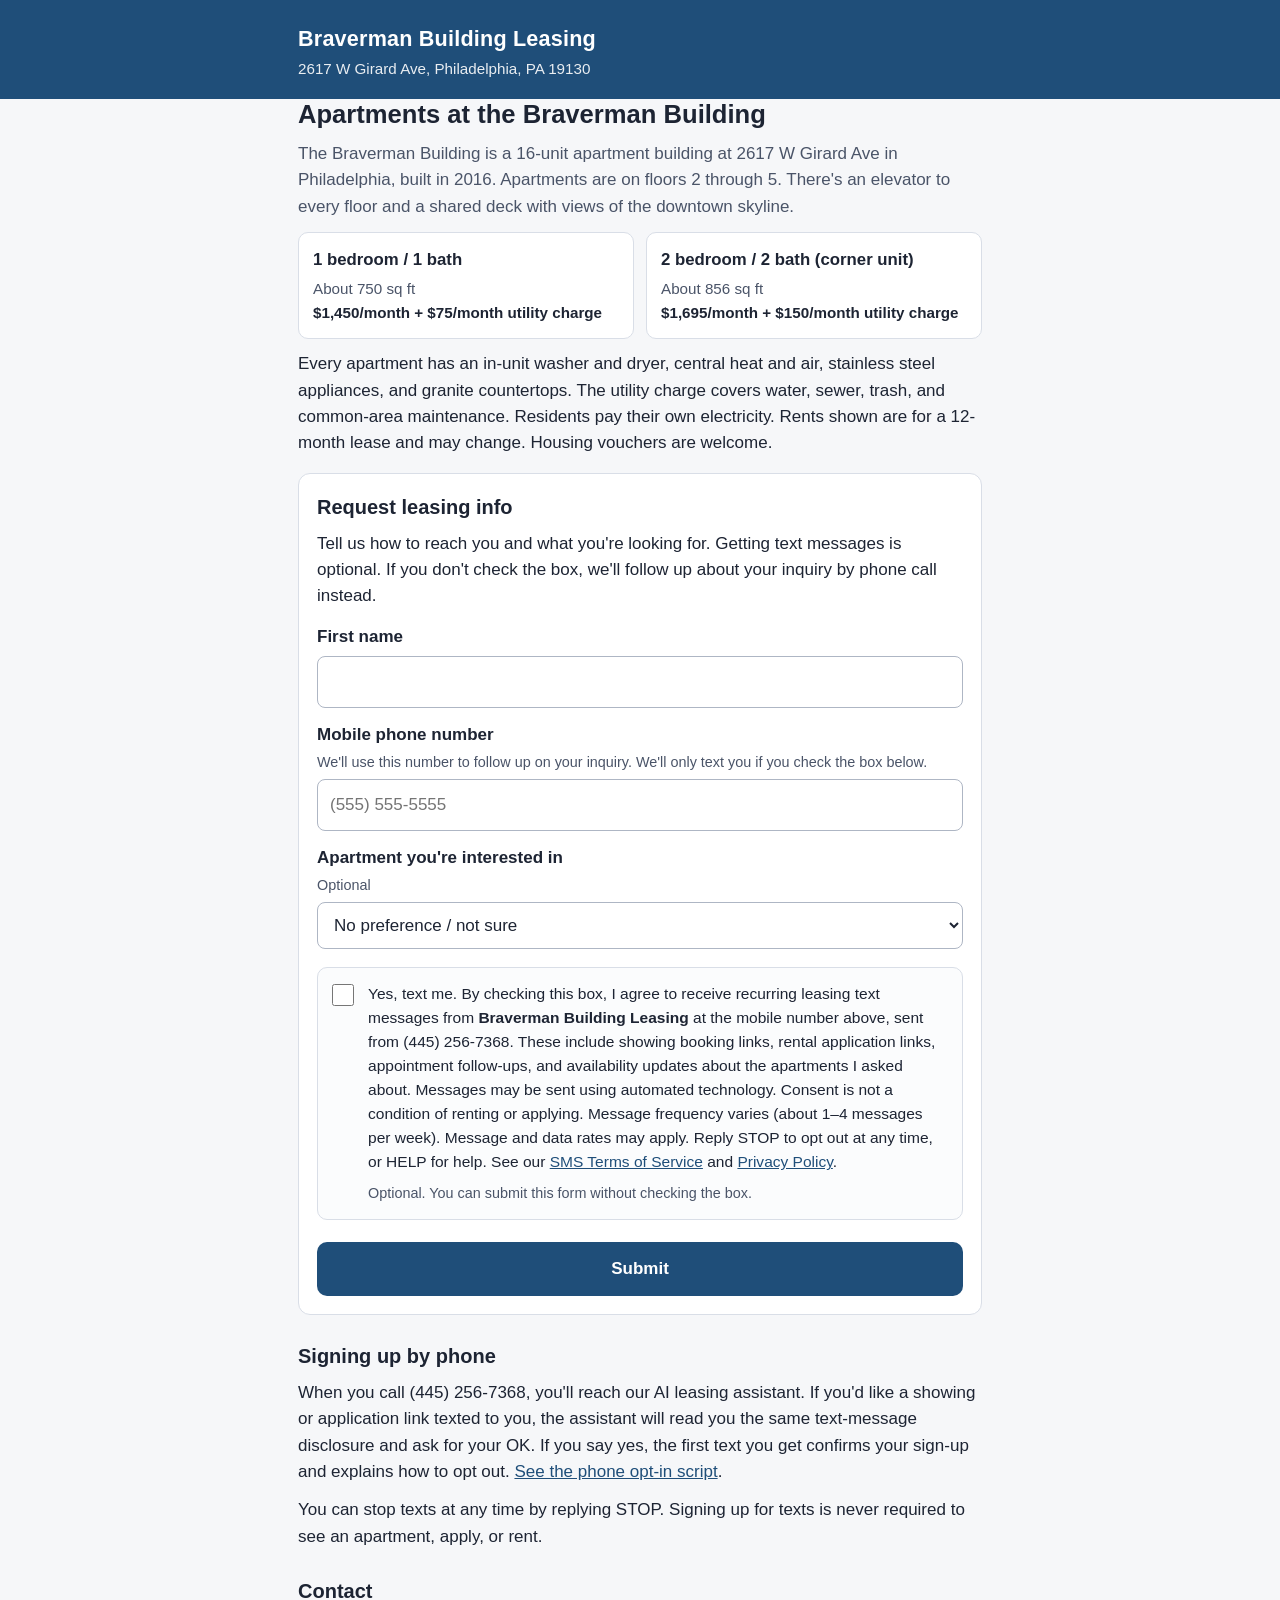
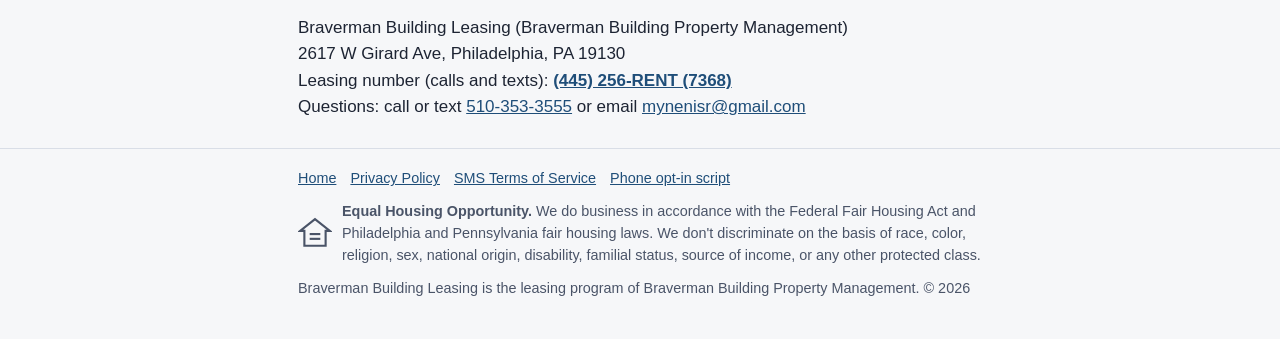
<file: index.html>
<!DOCTYPE html>
<html lang="en">
<head>
  <meta charset="utf-8">
  <meta name="viewport" content="width=device-width, initial-scale=1">
  <title>Braverman Building Leasing | Apartments at 2617 W Girard Ave, Philadelphia | Text Updates</title>
  <meta name="description" content="Braverman Building Leasing: 1- and 2-bedroom apartments at 2617 W Girard Ave, Philadelphia, PA 19130. Request leasing info and optionally sign up for leasing text messages.">
  <link rel="stylesheet" href="styles.css">
</head>
<body>
  <header class="site">
    <div class="wrap">
      <p class="brand"><a href="./">Braverman Building Leasing</a></p>
      <p class="tag">2617 W Girard Ave, Philadelphia, PA 19130</p>
    </div>
  </header>

  <main class="wrap">
    <h1>Apartments at the Braverman Building</h1>
    <p class="lead">The Braverman Building is a 16-unit apartment building at 2617 W Girard Ave in Philadelphia, built in 2016. Apartments are on floors 2 through 5. There's an elevator to every floor and a shared deck with views of the downtown skyline.</p>

    <div class="units">
      <div class="unit">
        <h3>1 bedroom / 1 bath</h3>
        <p>About 750 sq ft</p>
        <p class="price">$1,450/month + $75/month utility charge</p>
      </div>
      <div class="unit">
        <h3>2 bedroom / 2 bath (corner unit)</h3>
        <p>About 856 sq ft</p>
        <p class="price">$1,695/month + $150/month utility charge</p>
      </div>
    </div>
    <p>Every apartment has an in-unit washer and dryer, central heat and air, stainless steel appliances, and granite countertops. The utility charge covers water, sewer, trash, and common-area maintenance. Residents pay their own electricity. Rents shown are for a 12-month lease and may change. Housing vouchers are welcome.</p>

    <section class="card" aria-labelledby="form-title">
      <h2 id="form-title" style="margin-top:0">Request leasing info</h2>
      <p>Tell us how to reach you and what you're looking for. Getting text messages is optional. If you don't check the box, we'll follow up about your inquiry by phone call instead.</p>

      <!--
        FORM SUBMISSION: script.js sends this form to FORM_ENDPOINT (see the top of script.js).
        The action attribute below is only a no-JavaScript fallback.
      -->
      <form id="optin-form" action="https://formsubmit.co/mynenisr@gmail.com" method="POST" novalidate>
        <div class="hp" aria-hidden="true">
          <label for="company">Leave this field empty</label>
          <input type="text" id="company" name="_honey" tabindex="-1" autocomplete="off">
        </div>
        <input type="hidden" name="_subject" value="Braverman Building Leasing: new web inquiry">
        <input type="hidden" name="_template" value="table">
        <input type="hidden" name="form_version" value="optin-v1 (2026-10-07)">

        <label for="first_name">First name</label>
        <input type="text" id="first_name" name="first_name" autocomplete="given-name" maxlength="60" required>
        <div class="field-error hidden" id="first_name_error">Please enter your first name.</div>

        <label for="phone">Mobile phone number
          <span class="hint">We'll use this number to follow up on your inquiry. We'll only text you if you check the box below.</span>
        </label>
        <input type="tel" id="phone" name="phone" autocomplete="tel-national" inputmode="tel" placeholder="(555) 555-5555" maxlength="20" required>
        <div class="field-error hidden" id="phone_error">Please enter a 10-digit US phone number.</div>

        <label for="unit_interest">Apartment you're interested in <span class="hint">Optional</span></label>
        <select id="unit_interest" name="unit_interest">
          <option value="">No preference / not sure</option>
          <option value="1BR">1 bedroom / 1 bath</option>
          <option value="2BR">2 bedroom / 2 bath</option>
          <option value="Both">Both</option>
        </select>

        <div class="consent">
          <label for="sms_consent">
            <input type="checkbox" id="sms_consent" name="sms_consent" value="YES">
            <span id="consent_text">Yes, text me. By checking this box, I agree to receive recurring leasing text messages from <strong>Braverman Building Leasing</strong> at the mobile number above, sent from (445) 256-7368. These include showing booking links, rental application links, appointment follow-ups, and availability updates about the apartments I asked about. Messages may be sent using automated technology. Consent is not a condition of renting or applying. Message frequency varies (about 1&ndash;4 messages per week). Message and data rates may apply. Reply STOP to opt out at any time, or HELP for help. See our <a href="terms.html">SMS Terms of Service</a> and <a href="privacy.html">Privacy Policy</a>.</span>
          </label>
          <span class="optional">Optional. You can submit this form without checking the box.</span>
        </div>

        <button type="submit" id="submit_btn">Submit</button>
        <noscript><p class="msg err">This form works best with JavaScript turned on. You can also call or text 510-353-3555.</p></noscript>
      </form>

      <div id="thanks" class="msg ok hidden" role="status" aria-live="polite" tabindex="-1"></div>
      <div id="send_error" class="msg err hidden" role="alert" tabindex="-1">
        Sorry, we couldn't send your request online just now. Please call or text 510-353-3555, and we'll help you there.
      </div>
    </section>

    <h2>Signing up by phone</h2>
    <p>When you call (445) 256-7368, you'll reach our AI leasing assistant. If you'd like a showing or application link texted to you, the assistant will read you the same text-message disclosure and ask for your OK. If you say yes, the first text you get confirms your sign-up and explains how to opt out. <a href="verbal-optin.html">See the phone opt-in script</a>.</p>
    <p>You can stop texts at any time by replying STOP. Signing up for texts is never required to see an apartment, apply, or rent.</p>

    <h2>Contact</h2>
    <p>Braverman Building Leasing (Braverman Building Property Management)<br>
      2617 W Girard Ave, Philadelphia, PA 19130<br>
      Leasing number (calls and texts): <strong><a href="tel:+14452567368">(445) 256-RENT (7368)</a></strong><br>
      Questions: call or text <a href="tel:+15103533555">510-353-3555</a> or email <a href="mailto:mynenisr@gmail.com">mynenisr@gmail.com</a></p>
  </main>

  <footer class="site">
    <div class="wrap">
      <nav aria-label="Legal"><a href="./">Home</a><a href="privacy.html">Privacy Policy</a><a href="terms.html">SMS Terms of Service</a><a href="verbal-optin.html">Phone opt-in script</a></nav>
      <div class="eho">
        <svg width="34" height="34" viewBox="0 0 64 64" role="img" aria-label="Equal Housing Opportunity logo"><path d="M32 6 4 28h8v28h40V28h8z" fill="none" stroke="currentColor" stroke-width="4"/><rect x="22" y="32" width="20" height="4" fill="currentColor"/><rect x="22" y="41" width="20" height="4" fill="currentColor"/></svg>
        <span><strong>Equal Housing Opportunity.</strong> We do business in accordance with the Federal Fair Housing Act and Philadelphia and Pennsylvania fair housing laws. We don't discriminate on the basis of race, color, religion, sex, national origin, disability, familial status, source of income, or any other protected class.</span>
      </div>
      <p style="margin-top:10px">Braverman Building Leasing is the leasing program of Braverman Building Property Management. &copy; 2026</p>
    </div>
  </footer>
  <script src="script.js"></script>
</body>
</html>
</file>
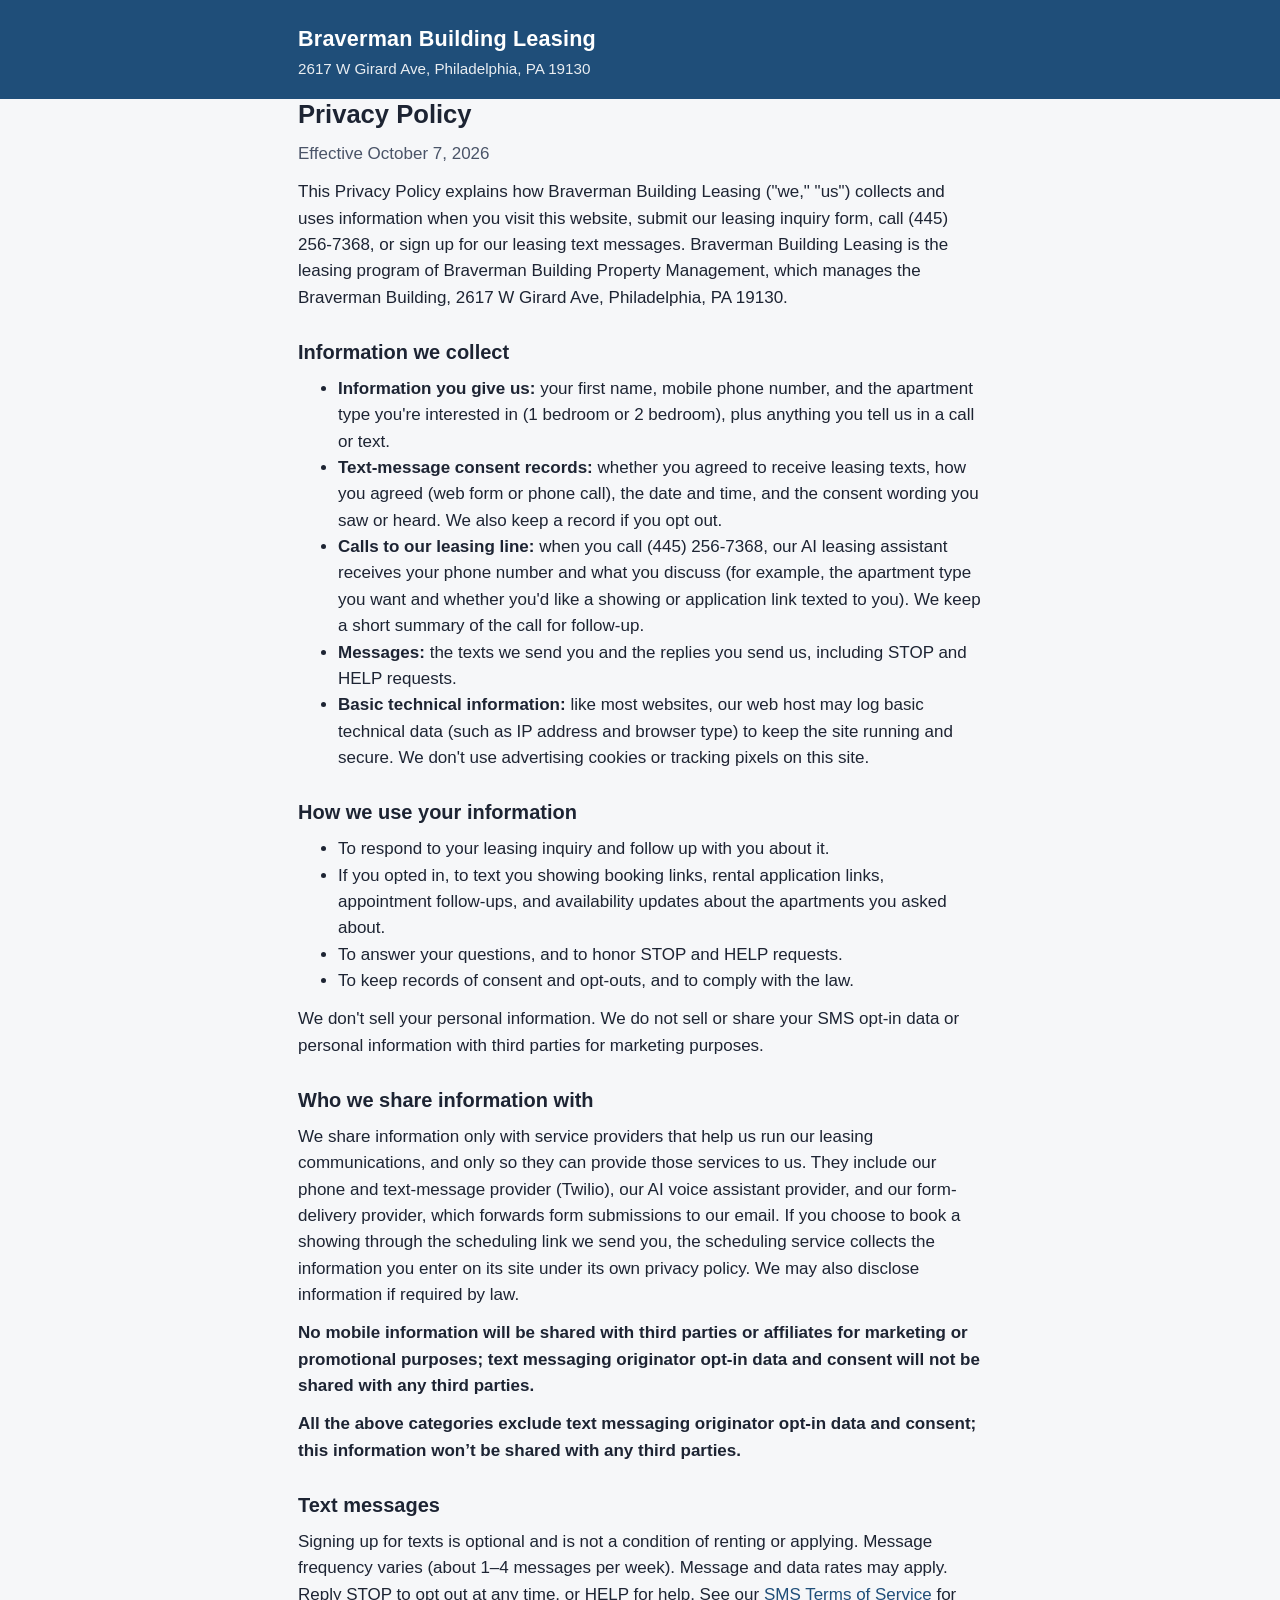
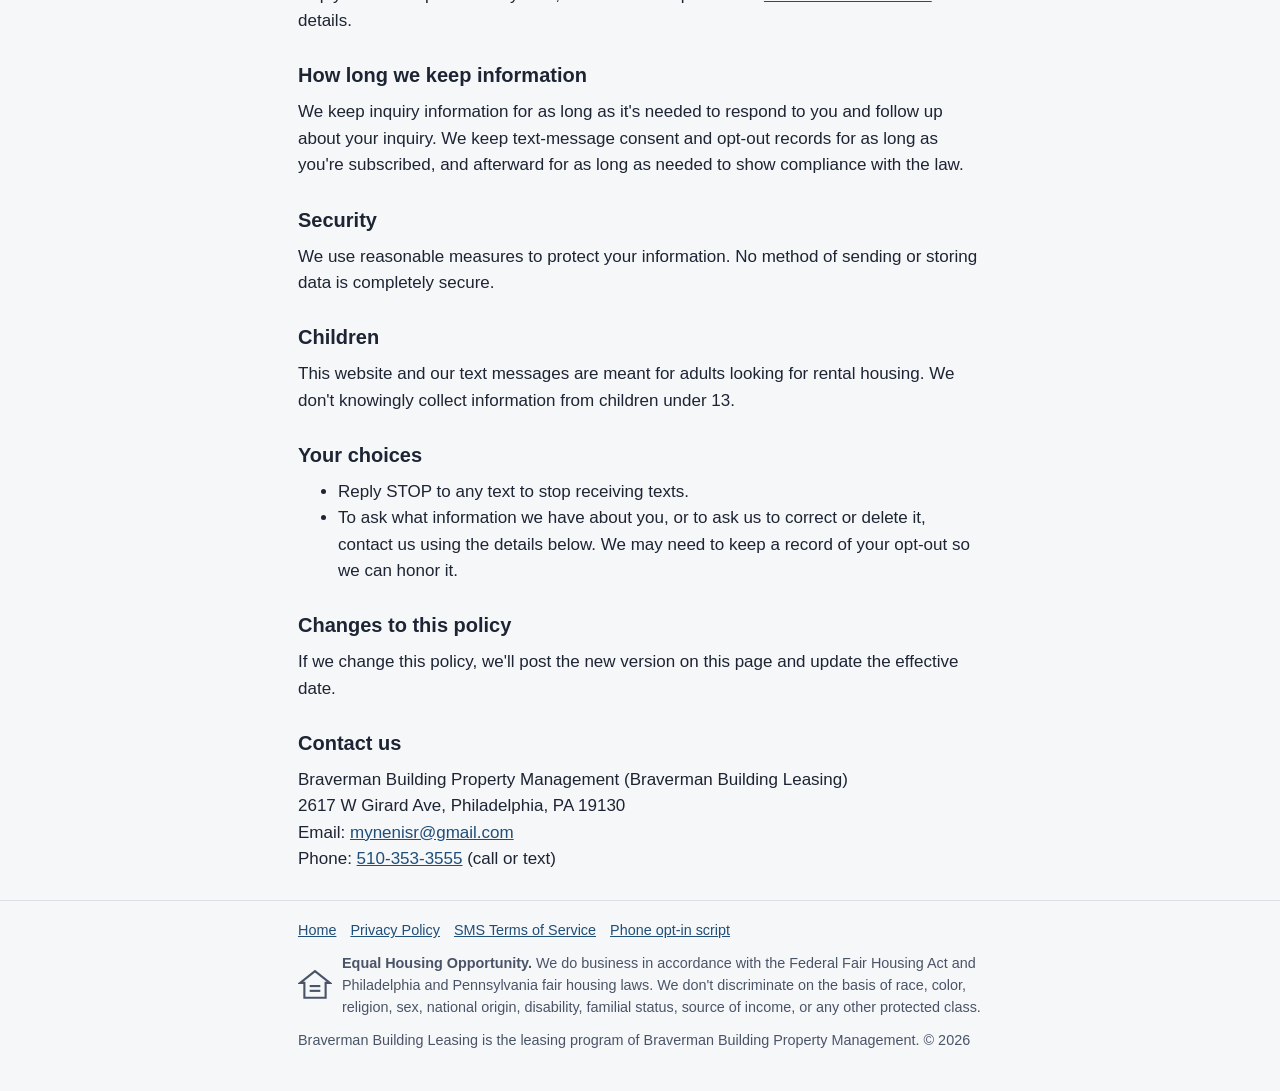
<file: privacy.html>
<!DOCTYPE html>
<html lang="en">
<head>
  <meta charset="utf-8">
  <meta name="viewport" content="width=device-width, initial-scale=1">
  <title>Privacy Policy | Braverman Building Leasing</title>
  <meta name="description" content="Privacy Policy for Braverman Building Leasing, including how we handle text-message opt-in data.">
  <link rel="stylesheet" href="styles.css">
</head>
<body>
  <header class="site">
    <div class="wrap">
      <p class="brand"><a href="./">Braverman Building Leasing</a></p>
      <p class="tag">2617 W Girard Ave, Philadelphia, PA 19130</p>
    </div>
  </header>

  <main class="wrap">
    <h1>Privacy Policy</h1>
    <p class="lead">Effective October 7, 2026</p>
    <p>This Privacy Policy explains how Braverman Building Leasing ("we," "us") collects and uses information when you visit this website, submit our leasing inquiry form, call (445) 256-7368, or sign up for our leasing text messages. Braverman Building Leasing is the leasing program of Braverman Building Property Management, which manages the Braverman Building, 2617 W Girard Ave, Philadelphia, PA 19130.</p>

    <h2>Information we collect</h2>
    <ul>
      <li><strong>Information you give us:</strong> your first name, mobile phone number, and the apartment type you're interested in (1 bedroom or 2 bedroom), plus anything you tell us in a call or text.</li>
      <li><strong>Text-message consent records:</strong> whether you agreed to receive leasing texts, how you agreed (web form or phone call), the date and time, and the consent wording you saw or heard. We also keep a record if you opt out.</li>
      <li><strong>Calls to our leasing line:</strong> when you call (445) 256-7368, our AI leasing assistant receives your phone number and what you discuss (for example, the apartment type you want and whether you'd like a showing or application link texted to you). We keep a short summary of the call for follow-up.</li>
      <li><strong>Messages:</strong> the texts we send you and the replies you send us, including STOP and HELP requests.</li>
      <li><strong>Basic technical information:</strong> like most websites, our web host may log basic technical data (such as IP address and browser type) to keep the site running and secure. We don't use advertising cookies or tracking pixels on this site.</li>
    </ul>

    <h2>How we use your information</h2>
    <ul>
      <li>To respond to your leasing inquiry and follow up with you about it.</li>
      <li>If you opted in, to text you showing booking links, rental application links, appointment follow-ups, and availability updates about the apartments you asked about.</li>
      <li>To answer your questions, and to honor STOP and HELP requests.</li>
      <li>To keep records of consent and opt-outs, and to comply with the law.</li>
    </ul>
    <p>We don't sell your personal information. We do not sell or share your SMS opt-in data or personal information with third parties for marketing purposes.</p>

    <h2>Who we share information with</h2>
    <p>We share information only with service providers that help us run our leasing communications, and only so they can provide those services to us. They include our phone and text-message provider (Twilio), our AI voice assistant provider, and our form-delivery provider, which forwards form submissions to our email. If you choose to book a showing through the scheduling link we send you, the scheduling service collects the information you enter on its site under its own privacy policy. We may also disclose information if required by law.</p>
    <p><strong>No mobile information will be shared with third parties or affiliates for marketing or promotional purposes; text messaging originator opt-in data and consent will not be shared with any third parties.</strong></p>
    <p><strong>All the above categories exclude text messaging originator opt-in data and consent; this information won’t be shared with any third parties.</strong></p>

    <h2>Text messages</h2>
    <p>Signing up for texts is optional and is not a condition of renting or applying. Message frequency varies (about 1&ndash;4 messages per week). Message and data rates may apply. Reply STOP to opt out at any time, or HELP for help. See our <a href="terms.html">SMS Terms of Service</a> for details.</p>

    <h2>How long we keep information</h2>
    <p>We keep inquiry information for as long as it's needed to respond to you and follow up about your inquiry. We keep text-message consent and opt-out records for as long as you're subscribed, and afterward for as long as needed to show compliance with the law.</p>

    <h2>Security</h2>
    <p>We use reasonable measures to protect your information. No method of sending or storing data is completely secure.</p>

    <h2>Children</h2>
    <p>This website and our text messages are meant for adults looking for rental housing. We don't knowingly collect information from children under 13.</p>

    <h2>Your choices</h2>
    <ul>
      <li>Reply STOP to any text to stop receiving texts.</li>
      <li>To ask what information we have about you, or to ask us to correct or delete it, contact us using the details below. We may need to keep a record of your opt-out so we can honor it.</li>
    </ul>

    <h2>Changes to this policy</h2>
    <p>If we change this policy, we'll post the new version on this page and update the effective date.</p>

    <h2>Contact us</h2>
    <p>Braverman Building Property Management (Braverman Building Leasing)<br>
      2617 W Girard Ave, Philadelphia, PA 19130<br>
      Email: <a href="mailto:mynenisr@gmail.com">mynenisr@gmail.com</a><br>
      Phone: <a href="tel:+15103533555">510-353-3555</a> (call or text)</p>
  </main>

  <footer class="site">
    <div class="wrap">
      <nav aria-label="Legal"><a href="./">Home</a><a href="privacy.html">Privacy Policy</a><a href="terms.html">SMS Terms of Service</a><a href="verbal-optin.html">Phone opt-in script</a></nav>
      <div class="eho">
        <svg width="34" height="34" viewBox="0 0 64 64" role="img" aria-label="Equal Housing Opportunity logo"><path d="M32 6 4 28h8v28h40V28h8z" fill="none" stroke="currentColor" stroke-width="4"/><rect x="22" y="32" width="20" height="4" fill="currentColor"/><rect x="22" y="41" width="20" height="4" fill="currentColor"/></svg>
        <span><strong>Equal Housing Opportunity.</strong> We do business in accordance with the Federal Fair Housing Act and Philadelphia and Pennsylvania fair housing laws. We don't discriminate on the basis of race, color, religion, sex, national origin, disability, familial status, source of income, or any other protected class.</span>
      </div>
      <p style="margin-top:10px">Braverman Building Leasing is the leasing program of Braverman Building Property Management. &copy; 2026</p>
    </div>
  </footer>
  </body>
</html>
</file>
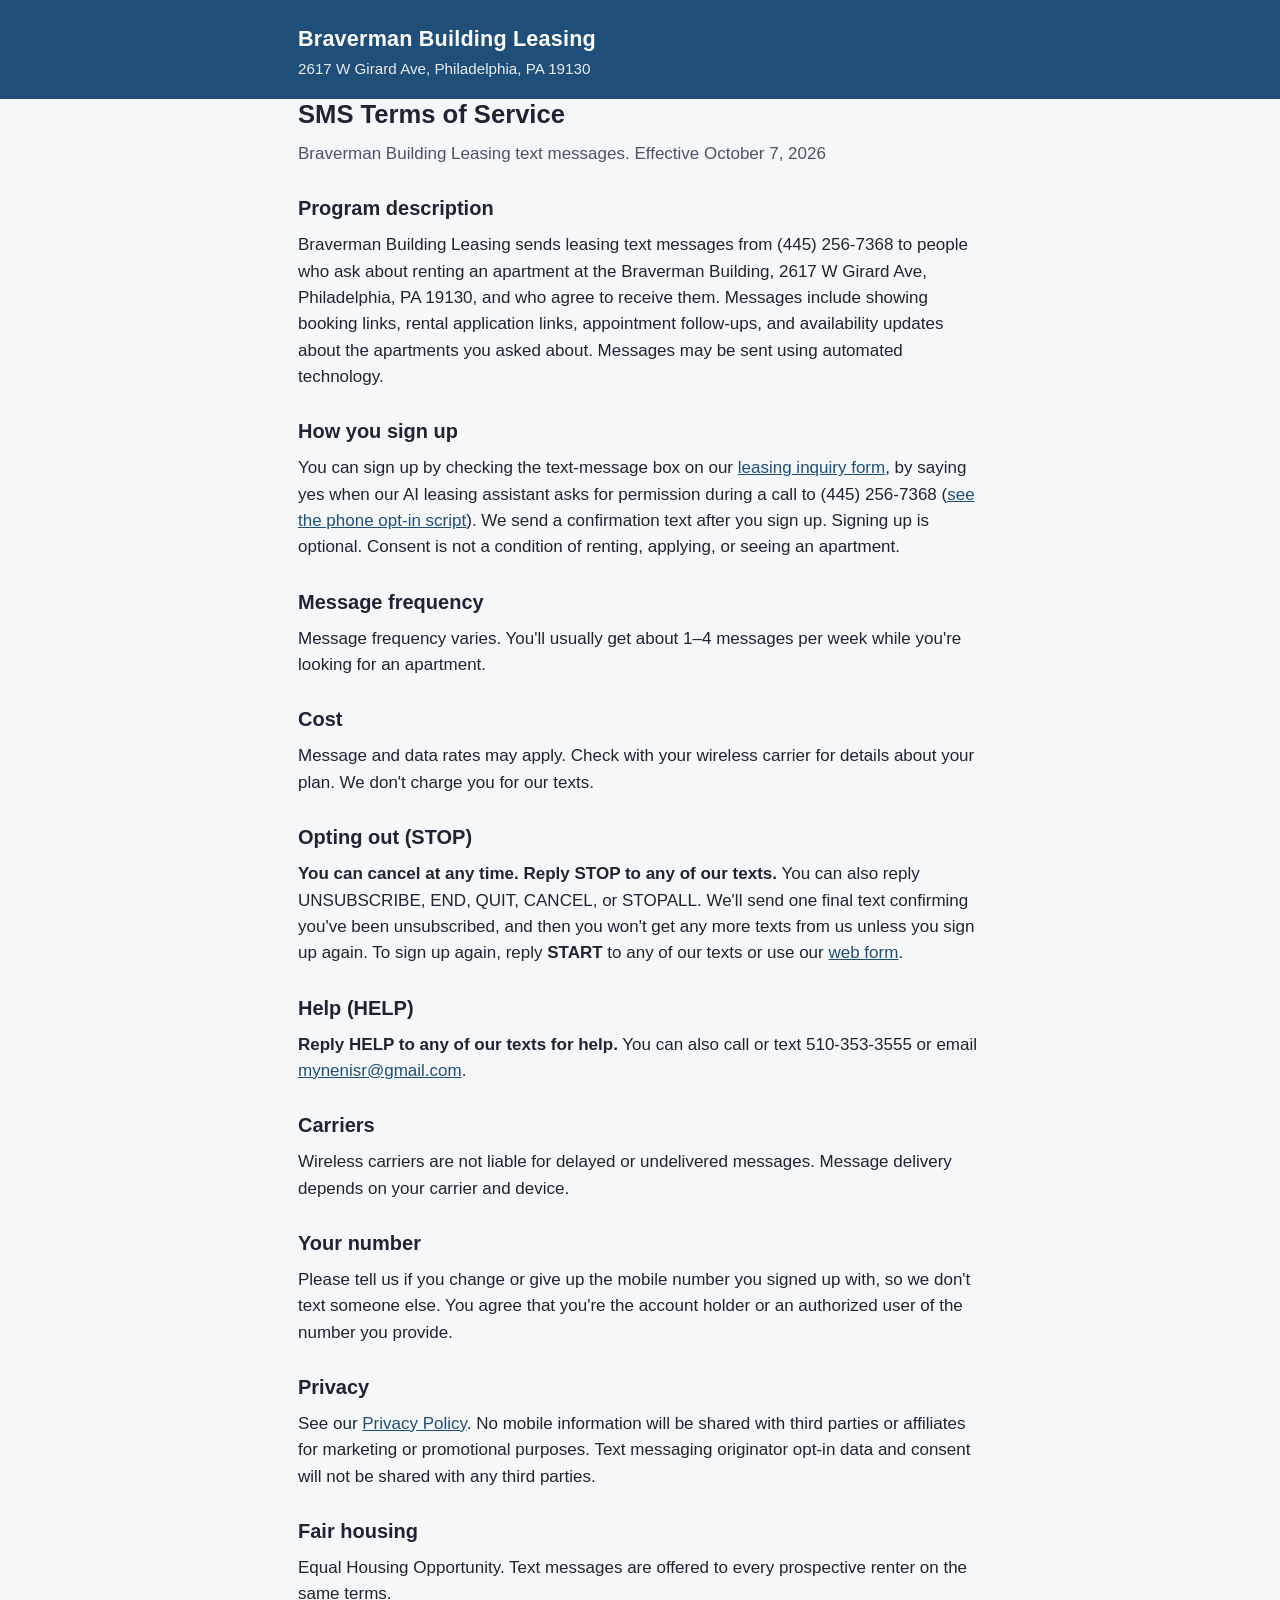
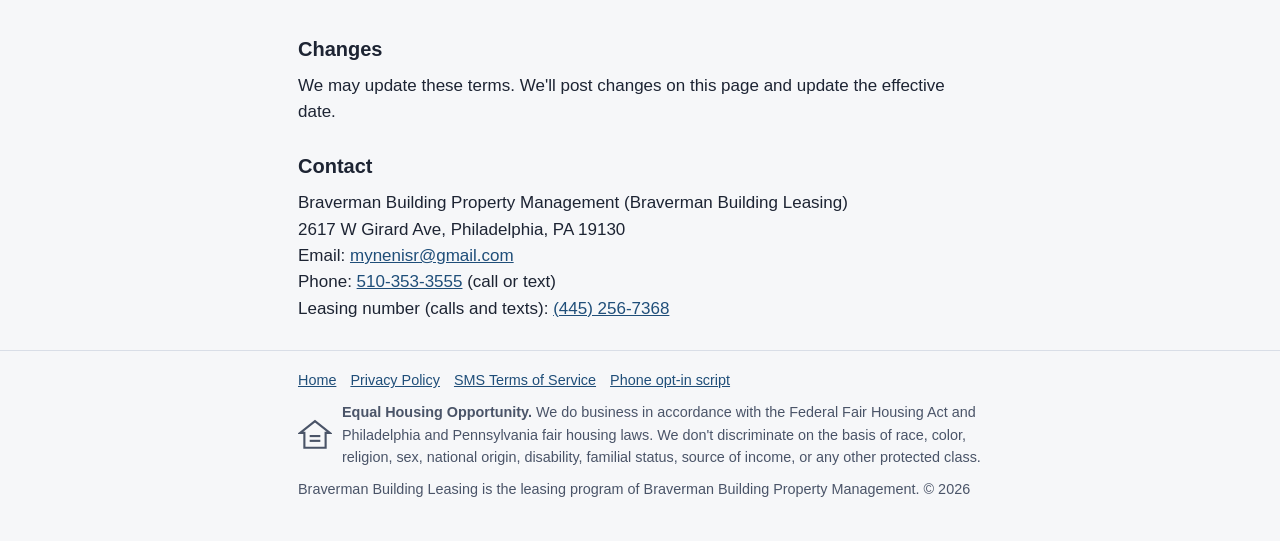
<file: terms.html>
<!DOCTYPE html>
<html lang="en">
<head>
  <meta charset="utf-8">
  <meta name="viewport" content="width=device-width, initial-scale=1">
  <title>SMS Terms of Service | Braverman Building Leasing</title>
  <meta name="description" content="SMS Terms of Service for Braverman Building Leasing text messages from (445) 256-7368.">
  <link rel="stylesheet" href="styles.css">
</head>
<body>
  <header class="site">
    <div class="wrap">
      <p class="brand"><a href="./">Braverman Building Leasing</a></p>
      <p class="tag">2617 W Girard Ave, Philadelphia, PA 19130</p>
    </div>
  </header>

  <main class="wrap">
    <h1>SMS Terms of Service</h1>
    <p class="lead">Braverman Building Leasing text messages. Effective October 7, 2026</p>

    <h2>Program description</h2>
    <p>Braverman Building Leasing sends leasing text messages from (445) 256-7368 to people who ask about renting an apartment at the Braverman Building, 2617 W Girard Ave, Philadelphia, PA 19130, and who agree to receive them. Messages include showing booking links, rental application links, appointment follow-ups, and availability updates about the apartments you asked about. Messages may be sent using automated technology.</p>

    <h2>How you sign up</h2>
    <p>You can sign up by checking the text-message box on our <a href="./">leasing inquiry form</a>, by saying yes when our AI leasing assistant asks for permission during a call to (445) 256-7368 (<a href="verbal-optin.html">see the phone opt-in script</a>). We send a confirmation text after you sign up. Signing up is optional. Consent is not a condition of renting, applying, or seeing an apartment.</p>

    <h2>Message frequency</h2>
    <p>Message frequency varies. You'll usually get about 1&ndash;4 messages per week while you're looking for an apartment.</p>

    <h2>Cost</h2>
    <p>Message and data rates may apply. Check with your wireless carrier for details about your plan. We don't charge you for our texts.</p>

    <h2>Opting out (STOP)</h2>
    <p><strong>You can cancel at any time. Reply STOP to any of our texts.</strong> You can also reply UNSUBSCRIBE, END, QUIT, CANCEL, or STOPALL. We'll send one final text confirming you've been unsubscribed, and then you won't get any more texts from us unless you sign up again. To sign up again, reply <strong>START</strong> to any of our texts or use our <a href="./">web form</a>.</p>

    <h2>Help (HELP)</h2>
    <p><strong>Reply HELP to any of our texts for help.</strong> You can also call or text 510-353-3555 or email <a href="mailto:mynenisr@gmail.com">mynenisr@gmail.com</a>.</p>

    <h2>Carriers</h2>
    <p>Wireless carriers are not liable for delayed or undelivered messages. Message delivery depends on your carrier and device.</p>

    <h2>Your number</h2>
    <p>Please tell us if you change or give up the mobile number you signed up with, so we don't text someone else. You agree that you're the account holder or an authorized user of the number you provide.</p>

    <h2>Privacy</h2>
    <p>See our <a href="privacy.html">Privacy Policy</a>. No mobile information will be shared with third parties or affiliates for marketing or promotional purposes. Text messaging originator opt-in data and consent will not be shared with any third parties.</p>

    <h2>Fair housing</h2>
    <p>Equal Housing Opportunity. Text messages are offered to every prospective renter on the same terms.</p>

    <h2>Changes</h2>
    <p>We may update these terms. We'll post changes on this page and update the effective date.</p>

    <h2>Contact</h2>
    <p>Braverman Building Property Management (Braverman Building Leasing)<br>
      2617 W Girard Ave, Philadelphia, PA 19130<br>
      Email: <a href="mailto:mynenisr@gmail.com">mynenisr@gmail.com</a><br>
      Phone: <a href="tel:+15103533555">510-353-3555</a> (call or text)<br>
      Leasing number (calls and texts): <a href="tel:+14452567368">(445) 256-7368</a></p>
  </main>

  <footer class="site">
    <div class="wrap">
      <nav aria-label="Legal"><a href="./">Home</a><a href="privacy.html">Privacy Policy</a><a href="terms.html">SMS Terms of Service</a><a href="verbal-optin.html">Phone opt-in script</a></nav>
      <div class="eho">
        <svg width="34" height="34" viewBox="0 0 64 64" role="img" aria-label="Equal Housing Opportunity logo"><path d="M32 6 4 28h8v28h40V28h8z" fill="none" stroke="currentColor" stroke-width="4"/><rect x="22" y="32" width="20" height="4" fill="currentColor"/><rect x="22" y="41" width="20" height="4" fill="currentColor"/></svg>
        <span><strong>Equal Housing Opportunity.</strong> We do business in accordance with the Federal Fair Housing Act and Philadelphia and Pennsylvania fair housing laws. We don't discriminate on the basis of race, color, religion, sex, national origin, disability, familial status, source of income, or any other protected class.</span>
      </div>
      <p style="margin-top:10px">Braverman Building Leasing is the leasing program of Braverman Building Property Management. &copy; 2026</p>
    </div>
  </footer>
  </body>
</html>
</file>
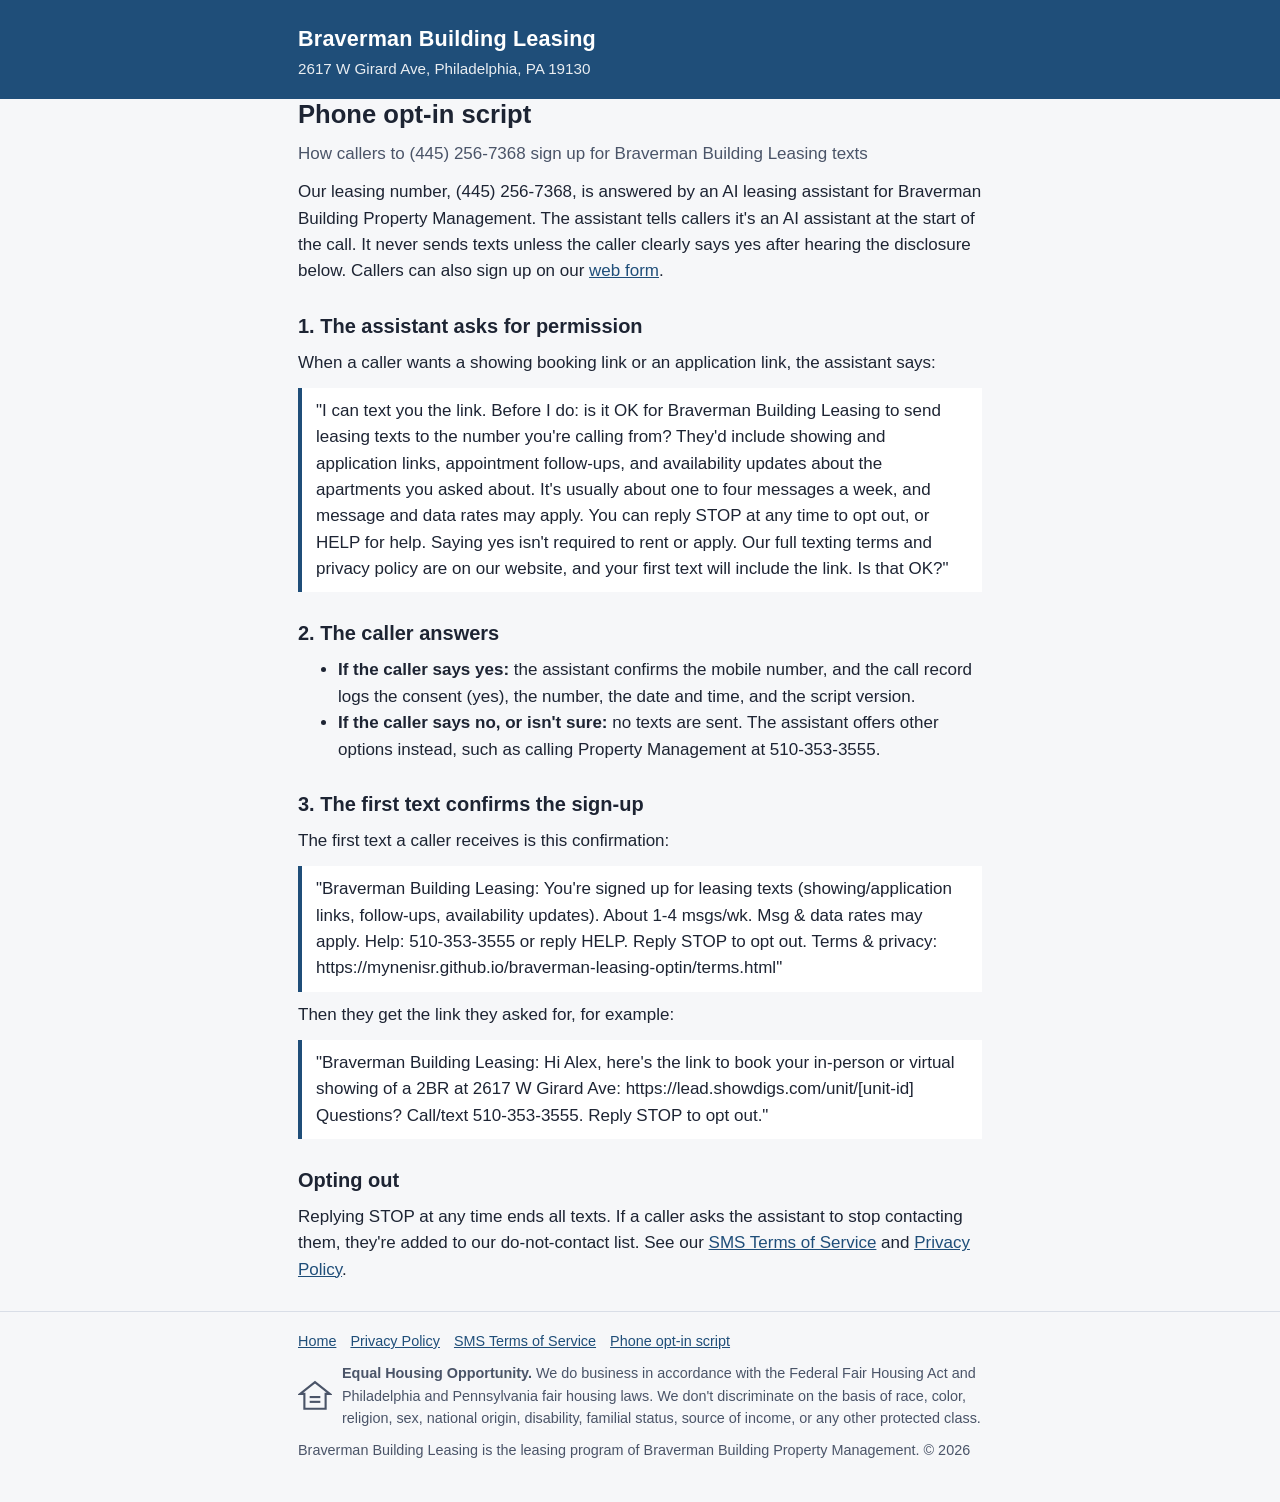
<file: verbal-optin.html>
<!DOCTYPE html>
<html lang="en">
<head>
  <meta charset="utf-8">
  <meta name="viewport" content="width=device-width, initial-scale=1">
  <title>Phone opt-in script | Braverman Building Leasing</title>
  <meta name="description" content="How callers to the Braverman Building Leasing line opt in to text messages.">
  <link rel="stylesheet" href="styles.css">
</head>
<body>
  <header class="site">
    <div class="wrap">
      <p class="brand"><a href="./">Braverman Building Leasing</a></p>
      <p class="tag">2617 W Girard Ave, Philadelphia, PA 19130</p>
    </div>
  </header>

  <main class="wrap">
    <h1>Phone opt-in script</h1>
    <p class="lead">How callers to (445) 256-7368 sign up for Braverman Building Leasing texts</p>
    <p>Our leasing number, (445) 256-7368, is answered by an AI leasing assistant for Braverman Building Property Management. The assistant tells callers it's an AI assistant at the start of the call. It never sends texts unless the caller clearly says yes after hearing the disclosure below. Callers can also sign up on our <a href="./">web form</a>.</p>

    <h2>1. The assistant asks for permission</h2>
    <p>When a caller wants a showing booking link or an application link, the assistant says:</p>
    <div class="script">"I can text you the link. Before I do: is it OK for Braverman Building Leasing to send leasing texts to the number you're calling from? They'd include showing and application links, appointment follow-ups, and availability updates about the apartments you asked about. It's usually about one to four messages a week, and message and data rates may apply. You can reply STOP at any time to opt out, or HELP for help. Saying yes isn't required to rent or apply. Our full texting terms and privacy policy are on our website, and your first text will include the link. Is that OK?"</div>

    <h2>2. The caller answers</h2>
    <ul>
      <li><strong>If the caller says yes:</strong> the assistant confirms the mobile number, and the call record logs the consent (yes), the number, the date and time, and the script version.</li>
      <li><strong>If the caller says no, or isn't sure:</strong> no texts are sent. The assistant offers other options instead, such as calling Property Management at 510-353-3555.</li>
    </ul>

    <h2>3. The first text confirms the sign-up</h2>
    <p>The first text a caller receives is this confirmation:</p>
    <div class="script">"Braverman Building Leasing: You're signed up for leasing texts (showing/application links, follow-ups, availability updates). About 1-4 msgs/wk. Msg &amp; data rates may apply. Help: 510-353-3555 or reply HELP. Reply STOP to opt out. Terms &amp; privacy: https://mynenisr.github.io/braverman-leasing-optin/terms.html"</div>
    <p>Then they get the link they asked for, for example:</p>
    <div class="script">"Braverman Building Leasing: Hi Alex, here's the link to book your in-person or virtual showing of a 2BR at 2617 W Girard Ave: https://lead.showdigs.com/unit/[unit-id] Questions? Call/text 510-353-3555. Reply STOP to opt out."</div>

    <h2>Opting out</h2>
    <p>Replying STOP at any time ends all texts. If a caller asks the assistant to stop contacting them, they're added to our do-not-contact list. See our <a href="terms.html">SMS Terms of Service</a> and <a href="privacy.html">Privacy Policy</a>.</p>
  </main>

  <footer class="site">
    <div class="wrap">
      <nav aria-label="Legal"><a href="./">Home</a><a href="privacy.html">Privacy Policy</a><a href="terms.html">SMS Terms of Service</a><a href="verbal-optin.html">Phone opt-in script</a></nav>
      <div class="eho">
        <svg width="34" height="34" viewBox="0 0 64 64" role="img" aria-label="Equal Housing Opportunity logo"><path d="M32 6 4 28h8v28h40V28h8z" fill="none" stroke="currentColor" stroke-width="4"/><rect x="22" y="32" width="20" height="4" fill="currentColor"/><rect x="22" y="41" width="20" height="4" fill="currentColor"/></svg>
        <span><strong>Equal Housing Opportunity.</strong> We do business in accordance with the Federal Fair Housing Act and Philadelphia and Pennsylvania fair housing laws. We don't discriminate on the basis of race, color, religion, sex, national origin, disability, familial status, source of income, or any other protected class.</span>
      </div>
      <p style="margin-top:10px">Braverman Building Leasing is the leasing program of Braverman Building Property Management. &copy; 2026</p>
    </div>
  </footer>
  </body>
</html>
</file>
<file: styles.css>
/* Braverman Building Leasing - text opt-in site. Plain CSS, no build step. */
:root {
  --ink: #1d2433;
  --muted: #4a5468;
  --brand: #1f4e79;
  --brand-dark: #163a5a;
  --line: #d9dee7;
  --bg: #f6f7f9;
  --card: #ffffff;
  --ok-bg: #e9f6ee;
  --ok-line: #2e7d4f;
  --err-bg: #fdecec;
  --err-line: #b3261e;
}
* { box-sizing: border-box; }
html { -webkit-text-size-adjust: 100%; }
body {
  margin: 0;
  font-family: -apple-system, BlinkMacSystemFont, "Segoe UI", Roboto, "Helvetica Neue", Arial, sans-serif;
  font-size: 17px;
  line-height: 1.55;
  color: var(--ink);
  background: var(--bg);
}
a { color: var(--brand); }
a:hover, a:focus { color: var(--brand-dark); }
.wrap { max-width: 720px; margin: 0 auto; padding: 0 18px; }

header.site {
  background: var(--brand);
  color: #fff;
  padding: 22px 0 18px;
}
header.site .brand { font-size: 1.35rem; font-weight: 700; letter-spacing: .2px; margin: 0; }
header.site .brand a { color: #fff; text-decoration: none; }
header.site .tag { margin: 2px 0 0; opacity: .9; font-size: .95rem; }

main { padding: 22px 0 8px; }
h1 { font-size: 1.6rem; line-height: 1.25; margin: 0 0 10px; }
h2 { font-size: 1.25rem; margin: 26px 0 8px; }
h3 { font-size: 1.05rem; margin: 18px 0 6px; }
p, ul, ol { margin: 0 0 12px; }
.lead { color: var(--muted); }

.card {
  background: var(--card);
  border: 1px solid var(--line);
  border-radius: 12px;
  padding: 18px;
  margin: 16px 0;
}
.units { display: grid; grid-template-columns: 1fr; gap: 12px; margin: 12px 0; }
@media (min-width: 560px) { .units { grid-template-columns: 1fr 1fr; } }
.unit { background: var(--card); border: 1px solid var(--line); border-radius: 10px; padding: 14px; }
.unit h3 { margin: 0 0 4px; }
.unit p { margin: 0; color: var(--muted); font-size: .95rem; }
.price { font-weight: 700; color: var(--ink) !important; }

form label { display: block; font-weight: 600; margin: 14px 0 6px; }
form .hint { display: block; font-weight: 400; color: var(--muted); font-size: .9rem; margin-top: 2px; }
input[type="text"], input[type="tel"], select {
  width: 100%;
  font: inherit;
  padding: 12px;
  border: 1px solid #aeb6c4;
  border-radius: 8px;
  background: #fff;
  color: var(--ink);
}
input:focus, select:focus { outline: 3px solid #9cc3e6; outline-offset: 1px; border-color: var(--brand); }
fieldset { border: 0; padding: 0; margin: 0; }

.consent {
  margin: 18px 0 6px;
  padding: 14px;
  border: 1px solid var(--line);
  border-radius: 10px;
  background: #fbfcfd;
}
.consent label {
  display: grid;
  grid-template-columns: 28px 1fr;
  gap: 8px;
  align-items: start;
  font-weight: 400;
  margin: 0;
  font-size: .97rem;
  color: var(--ink);
}
.consent input[type="checkbox"] { width: 22px; height: 22px; margin: 2px 0 0; }
.consent .optional { display: block; margin: 8px 0 0 36px; font-size: .9rem; color: var(--muted); }

button {
  margin-top: 16px;
  width: 100%;
  font: inherit;
  font-weight: 700;
  padding: 14px;
  border: 0;
  border-radius: 10px;
  background: var(--brand);
  color: #fff;
  cursor: pointer;
}
button:hover, button:focus { background: var(--brand-dark); }
button[disabled] { opacity: .65; cursor: wait; }

.msg { border-radius: 10px; padding: 14px; margin: 14px 0; }
.msg.ok { background: var(--ok-bg); border: 1px solid var(--ok-line); }
.msg.err { background: var(--err-bg); border: 1px solid var(--err-line); }
.field-error { color: var(--err-line); font-size: .9rem; margin-top: 4px; }
.hidden { display: none !important; }
.hp { position: absolute; left: -10000px; width: 1px; height: 1px; overflow: hidden; }

.ways li { margin-bottom: 8px; }
.script { background: #fff; border-left: 4px solid var(--brand); padding: 10px 14px; margin: 10px 0; }

footer.site {
  border-top: 1px solid var(--line);
  margin-top: 28px;
  padding: 18px 0 28px;
  font-size: .9rem;
  color: var(--muted);
}
footer.site nav a { margin-right: 14px; }
.eho { display: flex; gap: 10px; align-items: center; margin-top: 10px; }
.eho svg { flex: 0 0 auto; }
</file>
